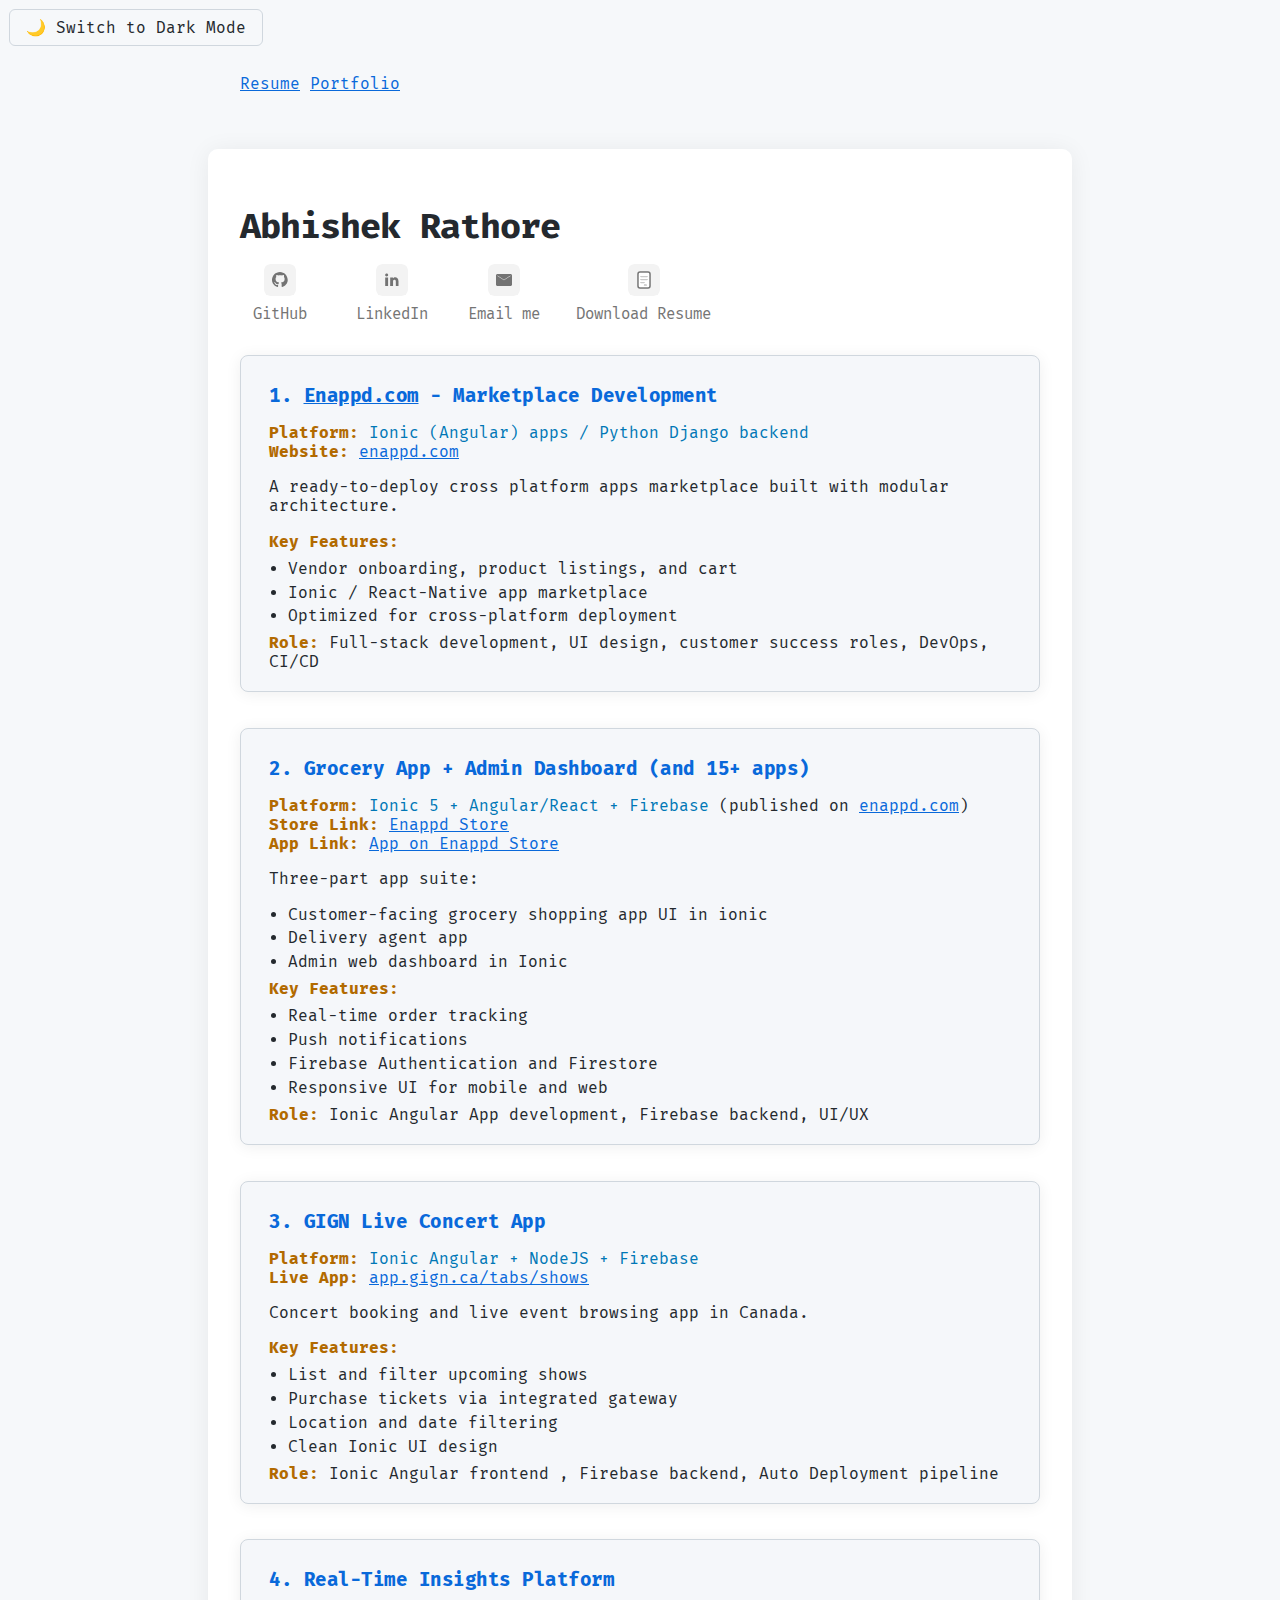
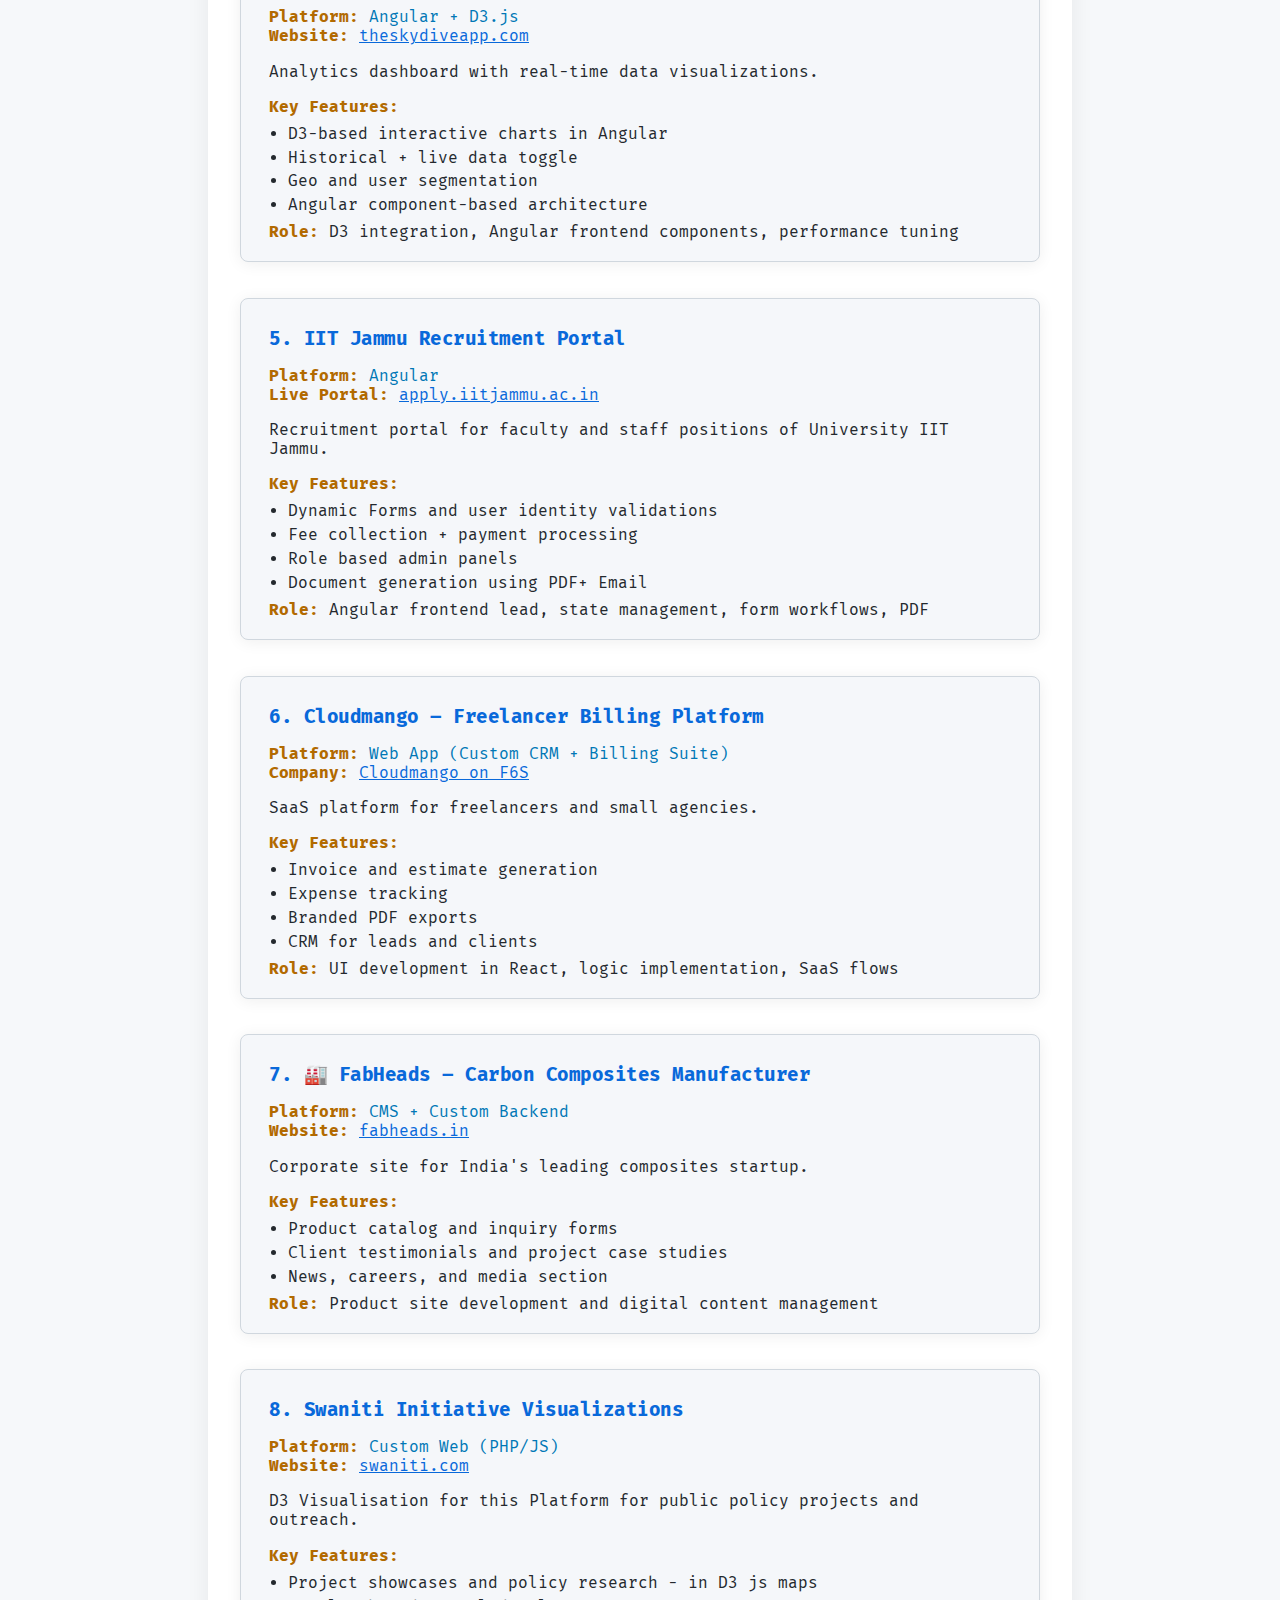
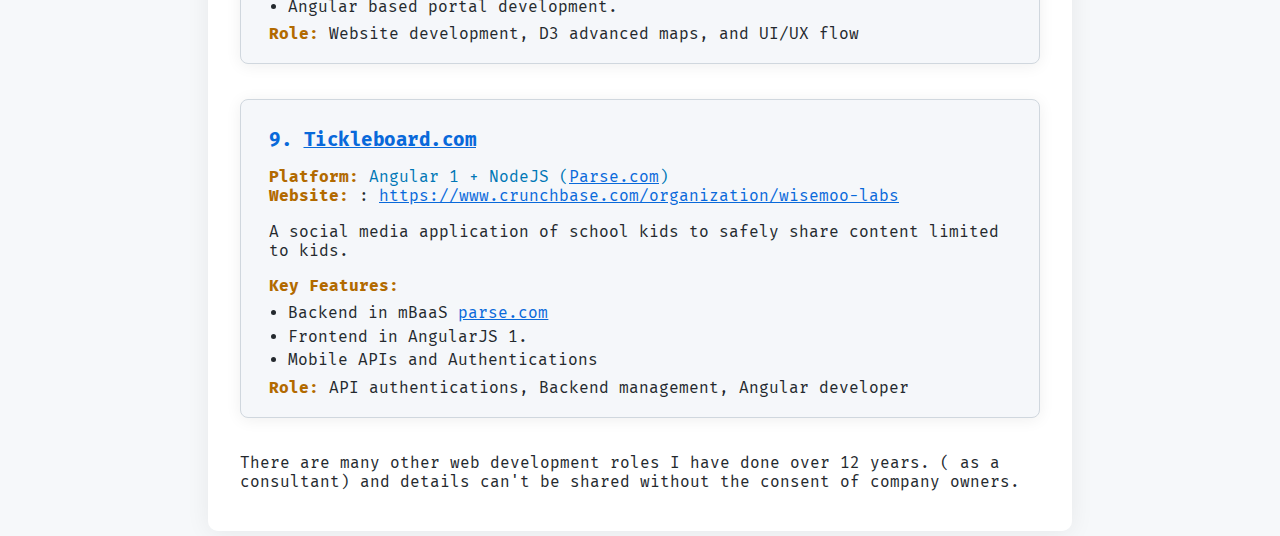
<file: portfolio.html>
﻿<!DOCTYPE html>
<html>

<head>
  <meta charset="utf-8">
  <meta name="viewport" content="width=device-width, initial-scale=1.0">
  <title>Abhishek Rathore Portfolio</title>
  <meta name="description"
    content="Portfolio of Abhishek Rathore, Full-Stack Developer specializing in Ionic, Angular, React, Firebase, D3.js, Node.js, Django, and high-performance web and mobile apps.">
  <meta name="keywords"
    content="Abhishek Rathore, Full-Stack Developer, Ionic, Angular, React, Firebase, D3.js, Node.js, Django, Web Development, Mobile Apps, Portfolio, Developer, India, Consultant, Marketplace, Dashboard, Analytics, SaaS, CRM, Billing, Visualization, Recruitment Portal, Corporate Website, Social Media App">
  <meta name="author" content="Abhishek Rathore">
  <link rel="canonical" href="https://abhishekrathore.github.io/">
  <!-- Open Graph / Facebook -->
  <meta property="og:type" content="website">
  <meta property="og:title" content="Abhishek Rathore Portfolio">
  <meta property="og:description"
    content="Portfolio of Abhishek Rathore, Full-Stack Developer specializing in Ionic, Angular, React, Firebase, D3.js, Node.js, Django, and high-performance web and mobile apps.">
  <meta property="og:url" content="https://abhishekrathore.github.io/">
  <meta property="og:image" content="https://abhishekrathore.github.io/og-image.png">
  <!-- Twitter Card -->
  <meta name="twitter:card" content="summary_large_image">
  <meta name="twitter:title" content="Abhishek Rathore Portfolio">
  <meta name="twitter:description"
    content="Portfolio of Abhishek Rathore, Full-Stack Developer specializing in Ionic, Angular, React, Firebase, D3.js, Node.js, Django, and high-performance web and mobile apps.">
  <meta name="twitter:image" content="https://abhishekrathore.github.io/og-image.png">
  <script type="application/ld+json">
  {
    "@context": "https://schema.org",
    "@type": "Person",
    "name": "Abhishek Rathore",
    "email": "abhishek.bits.cs@gmail.com",
    "url": "https://www.linkedin.com/in/abhishek87/"
  }
  </script>
  <style>
   @import "style.css";
     
    .console-panel {
      background: #f5f7fa;
      color: #24292e;
      border-radius: 8px;
      box-shadow: 0 2px 16px #0001;
      border: 1.5px solid #d0d7de;
      margin-bottom: 2.2em;
      padding: 28px 28px 20px 28px;
      font-family: 'Fira Mono', 'Consolas', 'Menlo', 'Monaco', monospace;
      font-size: 1.01rem;
      transition: background 0.3s, color 0.3s;
      position: relative;
    }

    .console-panel:last-child {
      margin-bottom: 0;
    }

    .console-panel h2 {
      font-size: 1.2rem;
      color: #0969da;
      margin-top: 0;
      margin-bottom: 12px;
      font-family: inherit;
      font-weight: 700;
      letter-spacing: -0.5px;
    }

    .console-panel ul,
    .console-panel p,
    .console-panel strong,
    .console-panel em,
    .console-panel a {
      color: #24292e;
      font-family: inherit;
    }

    .console-panel ul {
      margin-bottom: 10px;
      margin: 0.5em 0 0.5em 1.2em;
      padding: 0;
    }

    .console-panel li {
      margin-bottom: 0.3em;
    }

    .console-panel strong {
      color: #b26a00;
      font-weight: 600;
    }

    .console-panel em {
      color: #0077b6;
      font-style: normal;
    }

    .console-panel a {
      color: #0969da;
      text-decoration: underline;
    }

    .console-panel a:hover {
      color: #218bff;
    }

    .dark-mode .console-panel {
      background: #181a1b;
      color: #c9d1d9;
      border: 1.5px solid #30363d;
      box-shadow: 0 2px 24px #0005;
    }

    .dark-mode .console-panel h2 {
      color: #58a6ff;
    }

    .dark-mode .console-panel ul,
    .dark-mode .console-panel p,
    .dark-mode .console-panel strong,
    .dark-mode .console-panel em,
    .dark-mode .console-panel a {
      color: #c9d1d9;
    }

    .dark-mode .console-panel strong {
      color: #ffd580;
    }

    .dark-mode .console-panel em {
      color: #b2e5ff;
    }

    .dark-mode .console-panel a {
      color: #79c0ff;
    }

    .dark-mode .console-panel a:hover {
      color: #b2e5ff;
    }


  </style>
  <link href="https://fonts.googleapis.com/css?family=Fira+Mono:400,700&display=swap" rel="stylesheet">

</head>

<body>
  <div class="mode-toggle-container">
  <button class="mode-toggle" onclick="toggleMode()" aria-label="Toggle dark/light mode">🌙 Switch to Dark Mode</button>
  </div>
  <nav class="top-nav">
    <a href="index.html" class="nav-link">Resume</a>
    <a href="portfolio.html" class="nav-link">Portfolio</a>
  </nav>
  <div class="content-container">
    <h1>Abhishek Rathore</h1>
    <div class="social-icons-row">
      <a href="https://github.com/abhishekrathore" target="_blank" title="GitHub" class="icon-label">
        <svg width="32" height="32" viewBox="0 0 32 32" fill="none" xmlns="http://www.w3.org/2000/svg">
          <rect width="32" height="32" rx="6" fill="#E0E0E0"/>
          <path d="M16 8C11.58 8 8 11.58 8 16C8 19.31 10.29 22.06 13.47 22.88C13.93 22.96 14.09 22.7 14.09 22.48C14.09 22.29 14.08 21.7 14.08 20.97C11.73 21.45 11.22 19.98 11.22 19.98C10.82 18.97 10.23 18.7 10.23 18.7C9.36 18.13 10.3 18.14 10.3 18.14C11.26 18.21 11.74 19.13 11.74 19.13C12.6 20.62 14.03 20.18 14.59 19.96C14.67 19.29 14.93 18.83 15.22 18.59C13.44 18.36 11.56 17.66 11.56 14.97C11.56 14.19 11.84 13.56 12.31 13.06C12.23 12.83 11.98 12.09 12.38 11.09C12.38 11.09 13.06 10.86 14.08 11.62C14.72 11.45 15.41 11.37 16.1 11.37C16.79 11.37 17.48 11.45 18.12 11.62C19.14 10.86 19.82 11.09 19.82 11.09C20.22 12.09 19.97 12.83 19.89 13.06C20.36 13.56 20.64 14.19 20.64 14.97C20.64 17.67 18.75 18.36 16.97 18.59C17.33 18.89 17.65 19.48 17.65 20.34C17.65 21.5 17.64 22.23 17.64 22.48C17.64 22.7 17.8 22.97 18.26 22.88C21.44 22.06 23.73 19.31 23.73 16C23.73 11.58 20.15 8 16 8Z" fill="#757575"/>
        </svg>
        <span>GitHub</span>
      </a>
      <a href="https://www.linkedin.com/in/abhishek87/" target="_blank" title="LinkedIn" class="icon-label">
        <svg width="32" height="32" viewBox="0 0 32 32" fill="none" xmlns="http://www.w3.org/2000/svg">
          <rect width="32" height="32" rx="6" fill="#E0E0E0"/>
          <path d="M12.1 13.6H9.2V22H12.1V13.6ZM10.65 12.4C11.55 12.4 12.2 11.7 12.2 10.95C12.18 10.18 11.55 9.5 10.67 9.5C9.79 9.5 9.12 10.18 9.12 10.95C9.12 11.7 9.77 12.4 10.65 12.4ZM22.5 17.2C22.5 14.5 20.95 13.3 19.13 13.3C17.97 13.3 17.37 13.93 17.07 14.43V13.6H14.18C14.22 14.33 14.18 22 14.18 22H17.07V17.33C17.07 17.1 17.09 16.87 17.16 16.7C17.36 16.22 17.81 15.72 18.54 15.72C19.44 15.72 19.82 16.43 19.82 17.41V22H22.5V17.2Z" fill="#757575"/>
        </svg>
        <span>LinkedIn</span>
      </a>
      <a href="mailto:abhishek.bits.cs@gmail.com" title="Email" class="icon-label">
        <svg width="32" height="32" viewBox="0 0 32 32" fill="none" xmlns="http://www.w3.org/2000/svg">
          <rect width="32" height="32" rx="6" fill="#E0E0E0"/>
          <path d="M8 11.5C8 10.67 8.67 10 9.5 10H22.5C23.33 10 24 10.67 24 11.5V20.5C24 21.33 23.33 22 22.5 22H9.5C8.67 22 8 21.33 8 20.5V11.5ZM9.5 12L16 16.25L22.5 12V11.5L16 15.75L9.5 11.5V12Z" fill="#757575"/>
        </svg>
        <span>Email me</span>
      </a>
      <a href="Abhishek_Rathore-startup.pdf" target="_blank" title="Resume (PDF)" class="icon-label">
        <svg width="32" height="32" viewBox="0 0 32 32" fill="none" xmlns="http://www.w3.org/2000/svg">
          <rect width="32" height="32" rx="6" fill="#E0E0E0"/>
          <g>
            <rect x="10" y="8" width="12" height="16" rx="2" fill="#fff" stroke="#757575" stroke-width="1.5"/>
            <rect x="12" y="12" width="8" height="1.5" rx="0.75" fill="#bdbdbd"/>
            <rect x="12" y="15" width="8" height="1.5" rx="0.75" fill="#bdbdbd"/>
            <rect x="12" y="18" width="5" height="1.5" rx="0.75" fill="#bdbdbd"/>
            <rect x="15.5" y="20.5" width="3.5" height="1" rx="0.5" fill="#e57373"/>
          </g>
        </svg>
        <span>Download Resume</span>
      </a>
    </div>

    <section class="console-panel">
      <h2 id="enappd.com---marketplace-development">1. <a href="http://Enappd.com">Enappd.com</a> - Marketplace
        Development</h2>
      <p><strong>Platform:</strong> <em>Ionic (Angular) apps / Python Django backend</em><br>
        <strong>Website:</strong> <a href="https://enappd.com">enappd.com</a>
      </p>
      <p>A ready-to-deploy cross platform apps marketplace built with modular architecture.</p>
      <strong>Key Features:</strong>
      <ul>
        <li>Vendor onboarding, product listings, and cart</li>
        <li>Ionic / React-Native app marketplace</li>
        <li>Optimized for cross-platform deployment</li>
      </ul>
      <strong>Role:</strong> Full-stack development, UI design, customer success roles, DevOps, CI/CD
    </section>

    <section class="console-panel">
      <h2 id="grocery-app--admin-dashboard--and-15-apps">2. Grocery App + Admin Dashboard (and 15+ apps)</h2>
      <p><strong>Platform:</strong> <em>Ionic 5 + Angular/React + Firebase</em> (published on <a
          href="http://enappd.com">enappd.com</a>)<br>
        <strong>Store Link:</strong> <a href="https://store.enappd.com/">Enappd Store</a><br>
        <strong>App Link:</strong> <a href="https://store.enappd.com/product/ionic-grocery-app-and-admin-dashboard/">App
          on Enappd Store</a>
      </p>
      <p>Three-part app suite:</p>
      <ul>
        <li>Customer-facing grocery shopping app UI in ionic</li>
        <li>Delivery agent app</li>
        <li>Admin web dashboard in Ionic</li>
      </ul>
      <strong>Key Features:</strong>
      <ul>
        <li>Real-time order tracking</li>
        <li>Push notifications</li>
        <li>Firebase Authentication and Firestore</li>
        <li>Responsive UI for mobile and web</li>
      </ul>
      <strong>Role:</strong> Ionic Angular App development, Firebase backend, UI/UX
    </section>

    <section class="console-panel">
      <h2 id="gign-live-concert-app">3. GIGN Live Concert App</h2>
      <p><strong>Platform:</strong> <em>Ionic Angular + NodeJS + Firebase</em><br>
        <strong>Live App:</strong> <a href="https://app.gign.ca/tabs/shows">app.gign.ca/tabs/shows</a>
      </p>
      <p>Concert booking and live event browsing app in Canada.</p>
      <strong>Key Features:</strong>
      <ul>
        <li>List and filter upcoming shows</li>
        <li>Purchase tickets via integrated gateway</li>
        <li>Location and date filtering</li>
        <li>Clean Ionic UI design</li>
      </ul>
      <strong>Role:</strong> Ionic Angular frontend , Firebase backend, Auto Deployment pipeline
    </section>

    <section class="console-panel">
      <h2 id="real-time-insights-platform">4. Real-Time Insights Platform</h2>
      <p><strong>Platform:</strong> <em>Angular + D3.js</em><br>
        <strong>Website:</strong> <a href="https://www.theskydiveapp.com">theskydiveapp.com</a>
      </p>
      <p>Analytics dashboard with real-time data visualizations.</p>
      <strong>Key Features:</strong>
      <ul>
        <li>D3-based interactive charts in Angular</li>
        <li>Historical + live data toggle</li>
        <li>Geo and user segmentation</li>
        <li>Angular component-based architecture</li>
      </ul>
      <strong>Role:</strong> D3 integration, Angular frontend components, performance tuning
    </section>

    <section class="console-panel">
      <h2 id="iit-jammu-recruitment-portal">5. IIT Jammu Recruitment Portal</h2>
      <p><strong>Platform:</strong> <em>Angular</em><br>
        <strong>Live Portal:</strong> <a href="https://apply.iitjammu.ac.in/#/home">apply.iitjammu.ac.in</a>
      </p>
      <p>Recruitment portal for faculty and staff positions of University IIT Jammu.</p>
      <strong>Key Features:</strong>
      <ul>
        <li>Dynamic Forms and user identity validations</li>
        <li>Fee collection + payment processing</li>
        <li>Role based admin panels</li>
        <li>Document generation using PDF+ Email</li>
      </ul>
      <strong>Role:</strong> Angular frontend lead, state management, form workflows, PDF
    </section>

    <section class="console-panel">
      <h2 id="cloudmango-–-freelancer-billing-platform">6. Cloudmango – Freelancer Billing Platform</h2>
      <p><strong>Platform:</strong> <em>Web App (Custom CRM + Billing Suite)</em><br>
        <strong>Company:</strong> <a href="https://www.f6s.com/company/cloudmango">Cloudmango on F6S</a>
      </p>
      <p>SaaS platform for freelancers and small agencies.</p>
      <strong>Key Features:</strong>
      <ul>
        <li>Invoice and estimate generation</li>
        <li>Expense tracking</li>
        <li>Branded PDF exports</li>
        <li>CRM for leads and clients</li>
      </ul>
      <strong>Role:</strong> UI development in React, logic implementation, SaaS flows
    </section>

    <section class="console-panel">
      <h2 id="🏭-fabheads-–-carbon-composites-manufacturer">7. 🏭 FabHeads – Carbon Composites Manufacturer</h2>
      <p><strong>Platform:</strong> <em>CMS + Custom Backend</em><br>
        <strong>Website:</strong> <a href="https://www.fabheads.in">fabheads.in</a>
      </p>
      <p>Corporate site for India's leading composites startup.</p>
      <strong>Key Features:</strong>
      <ul>
        <li>Product catalog and inquiry forms</li>
        <li>Client testimonials and project case studies</li>
        <li>News, careers, and media section</li>
      </ul>
      <strong>Role:</strong> Product site development and digital content management
    </section>

    <section class="console-panel">
      <h2 id="swaniti-initiative-visualizations">8. Swaniti Initiative Visualizations</h2>
      <p><strong>Platform:</strong> <em>Custom Web (PHP/JS)</em><br>
        <strong>Website:</strong> <a href="https://swaniti.com">swaniti.com</a>
      </p>
      <p>D3 Visualisation for this Platform for public policy projects and outreach.</p>
      <strong>Key Features:</strong>
      <ul>
        <li>Project showcases and policy research - in D3 js maps</li>
        <li>Angular based portal development.</li>
      </ul>
      <strong>Role:</strong> Website development, D3 advanced maps, and UI/UX flow
    </section>

    <section class="console-panel">
      <h2 id="tickleboard.com">9. <a href="http://Tickleboard.com">Tickleboard.com</a></h2>
      <p><strong>Platform:</strong> <em>Angular 1 + NodeJS (<a href="http://Parse.com">Parse.com</a>)</em><br>
        <strong>Website:</strong> : <a
          href="https://www.crunchbase.com/organization/wisemoo-labs">https://www.crunchbase.com/organization/wisemoo-labs</a>
      </p>
      <p>A social media application of school kids to safely share content limited to kids.</p>
      <strong>Key Features:</strong>
      <ul>
        <li>Backend in mBaaS <a href="http://parse.com">parse.com</a></li>
        <li>Frontend in AngularJS 1.</li>
        <li>Mobile APIs and Authentications</li>
      </ul>
      <strong>Role:</strong> API authentications, Backend management, Angular developer
    </section>

    <p>There are many other web development roles I have done over 12 years. ( as a consultant) and details can't be
      shared without the consent of company owners.</p>
  </div>
</body>
<script>
   // Dark/Light mode toggle logic
   function setMode(dark) {
    document.body.classList.toggle('dark-mode', dark);
    const btn = document.querySelector('.mode-toggle');
    btn.classList.toggle('light', !dark);
    btn.innerHTML = dark ? '☀️ Switch to Light Mode' : '🌙 Switch to Dark Mode';
    localStorage.setItem('theme', dark ? 'dark' : 'light');
  }
  
  function toggleMode() {
    setMode(!document.body.classList.contains('dark-mode'));
  }
  
  // On load, set mode from localStorage or system preference
  (function () {
    const saved = localStorage.getItem('theme');
    const prefersDark = window.matchMedia('(prefers-color-scheme: dark)').matches;
    const useDark = saved === 'dark' || (!saved && prefersDark);
    setMode(useDark);
  })();
</script>

</html>
</file>
